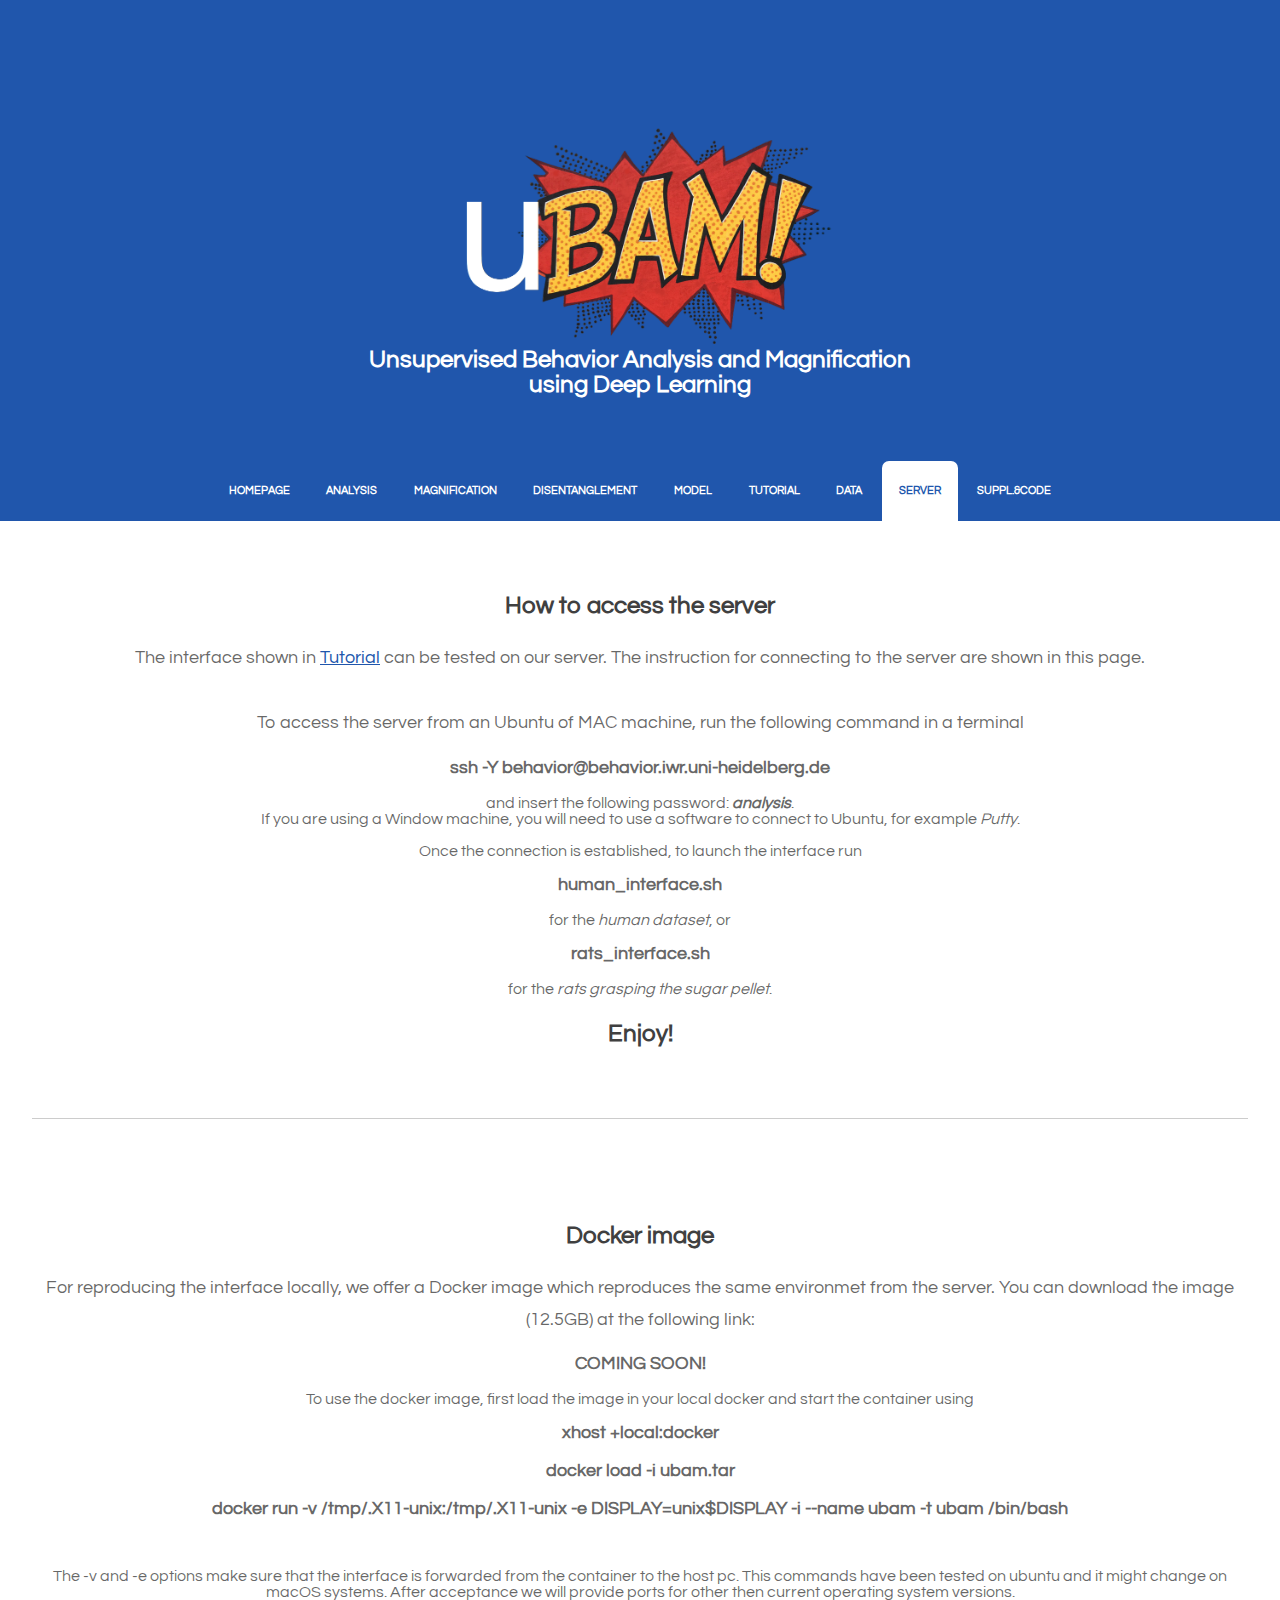
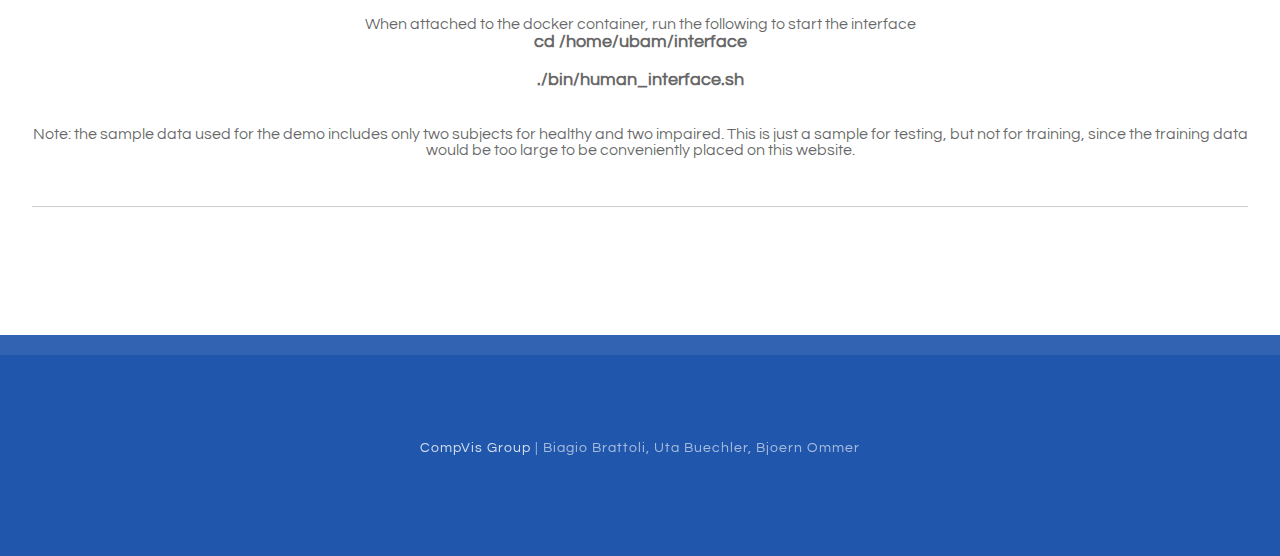
<file: access_server.html>
<!DOCTYPE html PUBLIC "-//W3C//DTD XHTML 1.0 Strict//EN" "http://www.w3.org/TR/xhtml1/DTD/xhtml1-strict.dtd">
<!--
Design by TEMPLATED
http://templated.co
Released for free under the Creative Commons Attribution License

Name       : Undeviating 
Description: A two-column, fixed-width design with dark color scheme.
Version    : 1.0
Released   : 20140322

-->
<html xmlns="http://www.w3.org/1999/xhtml">
<head>
<meta http-equiv="Content-Type" content="text/html; charset=utf-8" />
<title></title>
<meta name="keywords" content="" />
<meta name="description" content="" />
<link href="http://fonts.googleapis.com/css?family=Source+Sans+Pro:200,300,400,600,700,900|Quicksand:400,700|Questrial" rel="stylesheet" />
<link href="default.css" rel="stylesheet" type="text/css" media="all" />
<link href="fonts.css" rel="stylesheet" type="text/css" media="all" />

<!--[if IE 6]><link href="default_ie6.css" rel="stylesheet" type="text/css" /><![endif]-->

</head>
<body>
<div id="header-wrapper">
	<div id="header" class="container">
		<div id="logo">
        	<!--<span class="icon icon-cog"></span>-->
			<img width="30%" src="images/bamlogo.png">
			<br/>
			<h2><a href="#">Unsupervised Behavior Analysis and Magnification <br/>using Deep Learning</a></h2>
		</div>
		<div id="menu">
			<ul>
				<li><a href="index.html" accesskey="1" title="">Homepage</a></li>
				<li><a href="analysis.html" accesskey="2" title="">Analysis</a></li>
				<li><a href="magnification.html" accesskey="3" title="">Magnification</a></li>
				<li><a href="disentanglement.html" accesskey="4" title="">Disentanglement</a></li>
				<li><a href="model.html" accesskey="5" title="">Model</a></li>
				<li><a href="interface.html" accesskey="6" title="">Tutorial</a></li>
				<li><a href="datapage.html" accesskey="7" title="">Data</a></li>
				<li class="active"><a href="access_server.html" accesskey="8" title="">Server</a></li>
				<li><a href="supplementary.html" accesskey="9" title="">Suppl.&Code</a></li>
			</ul>
		</div>
	</div>
</div>


<div class="wrapper">
    <div id="welcome" class="container">
    
        <div id="portfolio" class="container">
            <h2>How to access the server</h2>
            <p style="font-size:18px;">
            The interface shown in <a href="interface.html" title="">Tutorial</a> can be tested on our server. The instruction for connecting to the server are shown in this page.
            </br></br>
            To access the server from an Ubuntu of MAC machine, run the following command in a terminal
            <h3 style="font-size: 18px;">
            ssh -Y behavior@behavior.iwr.uni-heidelberg.de
            </h3>
            and insert the following password: <b><i>analysis</i></b>.
            </br>
            If you are using a Window machine, you will need to use a software to connect to Ubuntu, for example <i>Putty</i>.
            </br></br>
            Once the connection is established, to launch the interface run
            </br></br>
            <h3 style="font-size: 18px;">
            human_interface.sh
            </h3>
            for the <i>human dataset</i>, or
            </br></br>
            <h3 style="font-size: 18px;">
            rats_interface.sh
            </h3>
            for the <i>rats grasping the sugar pellet</i>.
            </p>
            <h2>Enjoy!</h2>
        </div>
        
        <div id="portfolio" class="container">
	   <h2>Docker image</h2>
            <p style="font-size:18px;">
            For reproducing the interface locally, we offer a Docker image which reproduces the same environmet from the server. You can download the image (12.5GB) at the following link:

            <h3 style="font-size: 18px;">
		COMING SOON!
            </h3>
	    To use the docker image, first load the image in your local docker and start the container using
</br></br>
<h3 style="font-size: 18px;">
xhost +local:docker </br></br>
docker load -i ubam.tar </br></br>
docker run -v /tmp/.X11-unix:/tmp/.X11-unix -e DISPLAY=unix$DISPLAY -i --name ubam -t ubam /bin/bash
</h3>
</br></br>
The -v and -e options make sure that the interface is forwarded from the container to the host pc. 
This commands have been tested on ubuntu and it might change on macOS systems. 
After acceptance we will provide ports for other then current operating system versions.
</br></br>
When attached to the docker container, run the following to start the interface
<h3 style="font-size: 18px;">
cd /home/ubam/interface </br></br>
./bin/human_interface.sh</br></br>
</h3>
Note: the sample data used for the demo includes only two subjects for healthy and two impaired. 
This is just a sample for testing, but not for training, since the training data would be too large to be conveniently placed on this website.

        </div>

    </div>
</div>
<div id="copyright">
	<p><a href="https://hci.iwr.uni-heidelberg.de/compvis">CompVis Group</a>
    | Biagio Brattoli, Uta Buechler, Bjoern Ommer</p>
</div>
</body>
</html>
</file>
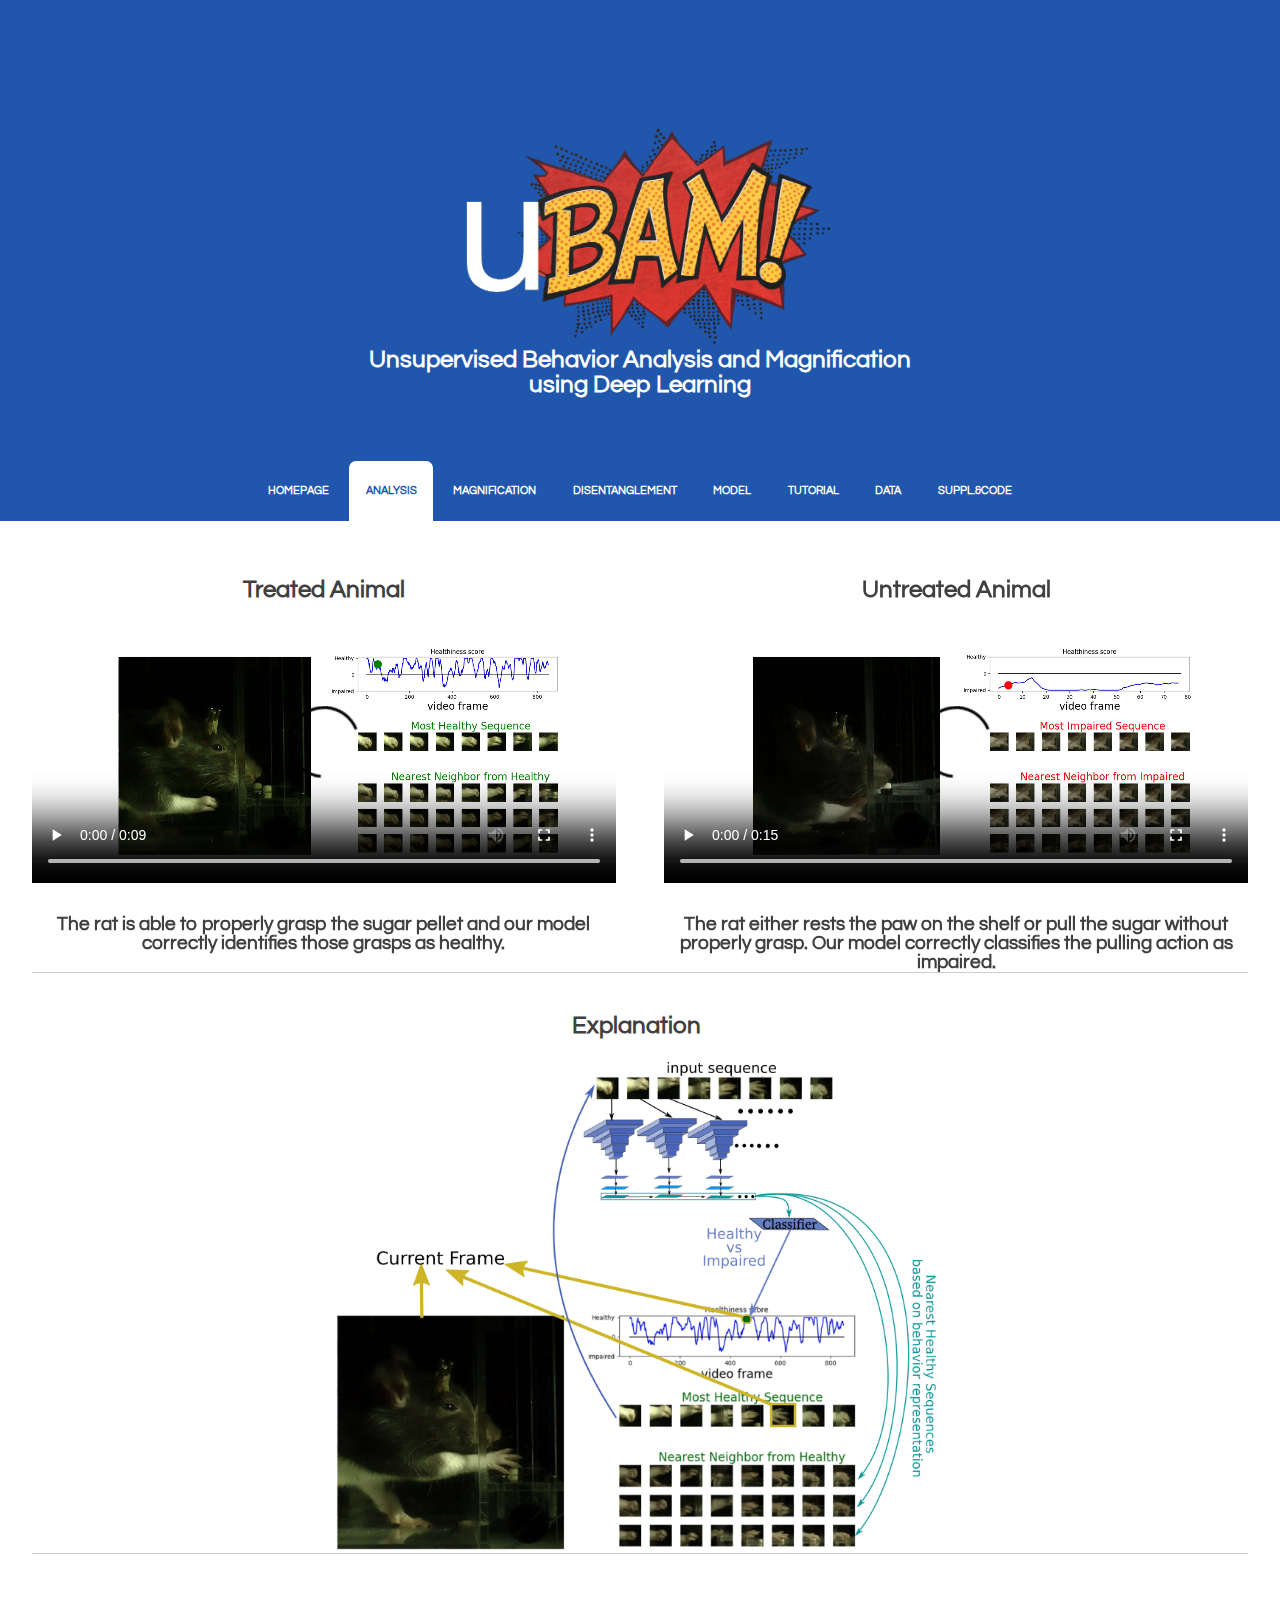
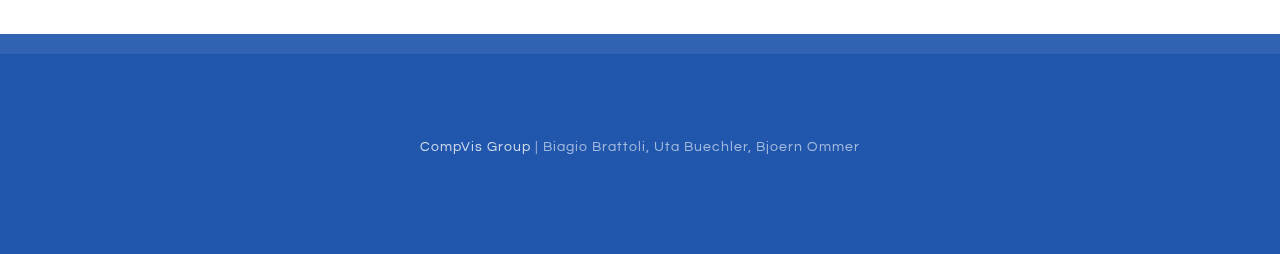
<file: analysis.html>
<!DOCTYPE html PUBLIC "-//W3C//DTD XHTML 1.0 Strict//EN" "http://www.w3.org/TR/xhtml1/DTD/xhtml1-strict.dtd">
<!--
Design by TEMPLATED
http://templated.co
Released for free under the Creative Commons Attribution License

Name       : Undeviating 
Description: A two-column, fixed-width design with dark color scheme.
Version    : 1.0
Released   : 20140322

-->
<html xmlns="http://www.w3.org/1999/xhtml">
<head>
<meta http-equiv="Content-Type" content="text/html; charset=utf-8" />
<title></title>
<meta name="keywords" content="" />
<meta name="description" content="" />
<link href="http://fonts.googleapis.com/css?family=Source+Sans+Pro:200,300,400,600,700,900|Quicksand:400,700|Questrial" rel="stylesheet" />
<link href="default.css" rel="stylesheet" type="text/css" media="all" />
<link href="fonts.css" rel="stylesheet" type="text/css" media="all" />

<!--[if IE 6]><link href="default_ie6.css" rel="stylesheet" type="text/css" /><![endif]-->

</head>
<body>
<div id="header-wrapper">
	<div id="header" class="container">
		<div id="logo">
        	<!--<span class="icon icon-cog"></span>-->
			<img width="30%" src="images/bamlogo.png">
			<br/>
			<h2><a href="#">Unsupervised Behavior Analysis and Magnification <br/>using Deep Learning</a></h2>
		</div>
		<div id="menu">
			<ul>
				<li><a href="index.html" accesskey="1" title="">Homepage</a></li>
				<li class="active"><a href="analysis.html" accesskey="2" title="">Analysis</a></li>
				<li><a href="magnification.html" accesskey="3" title="">Magnification</a></li>
				<li><a href="disentanglement.html" accesskey="4" title="">Disentanglement</a></li>
				<li><a href="model.html" accesskey="5" title="">Model</a></li>
				<li><a href="interface.html" accesskey="6" title="">Tutorial</a></li>
				<li><a href="datapage.html" accesskey="7" title="">Data</a></li>
				<li><a href="supplementary.html" accesskey="9" title="">Suppl.&Code</a></li>
			</ul>
		</div>
	</div>
</div>


<div class="wrapper">
<div id="welcome" class="container">

    <div id="two-column" class="container">
        <div id="tbox1" style="width: 48%; padding: 0 2% 0 0;">
            <h2>Treated Animal</h2>
            <a href="images/behavior/video58_lenght9.mp4">
                <video width="100%" style="max-width: 600px; padding: 0 0 5% 0;" controls="controls">
                        <source src="images/behavior/video58_lenght9.mp4" type="video/mp4">
                        Your browser does not support the video tag.
                </video>
            </a>
                <h3>The rat is able to properly grasp the sugar pellet and our model correctly identifies those grasps as healthy.</h3>
        </div>
        <div id="tbox1" style="width: 48%; padding: 0 0 0 2%;">
            <h2>Untreated Animal</h2>
            <a href="images/behavior/video41_lenght15.mp4">
                <video width="100%" style="max-width: 600px; padding: 0 0 5% 0;" controls="controls">
                        <source src="images/behavior/video41_lenght15.mp4" type="video/mp4">
                        Your browser does not support the video tag.
                </video>
            </a>
            <h3>The rat either rests the paw on the shelf or pull the sugar without properly grasp. Our model correctly classifies the pulling action as impaired.</h3>
        </div>
        
    </div>

    <div id="two-column" class="container">
        <div id="tbox1" style="width: 100%; padding: 0 25% 0 25%;">
            <h2>Explanation</h2>
            <a href="images/behavior/behavior_explain.png">
                <img width="100%" style="max-width: 1000px;" src="images/behavior/behavior_explain.png">
            </a>
        </div>
    </div>
</div>
</div>

<div id="copyright">
	<p><a href="https://hci.iwr.uni-heidelberg.de/compvis">CompVis Group</a>
    | Biagio Brattoli, Uta Buechler, Bjoern Ommer</p>
</div>
</body>
</html>
</file>
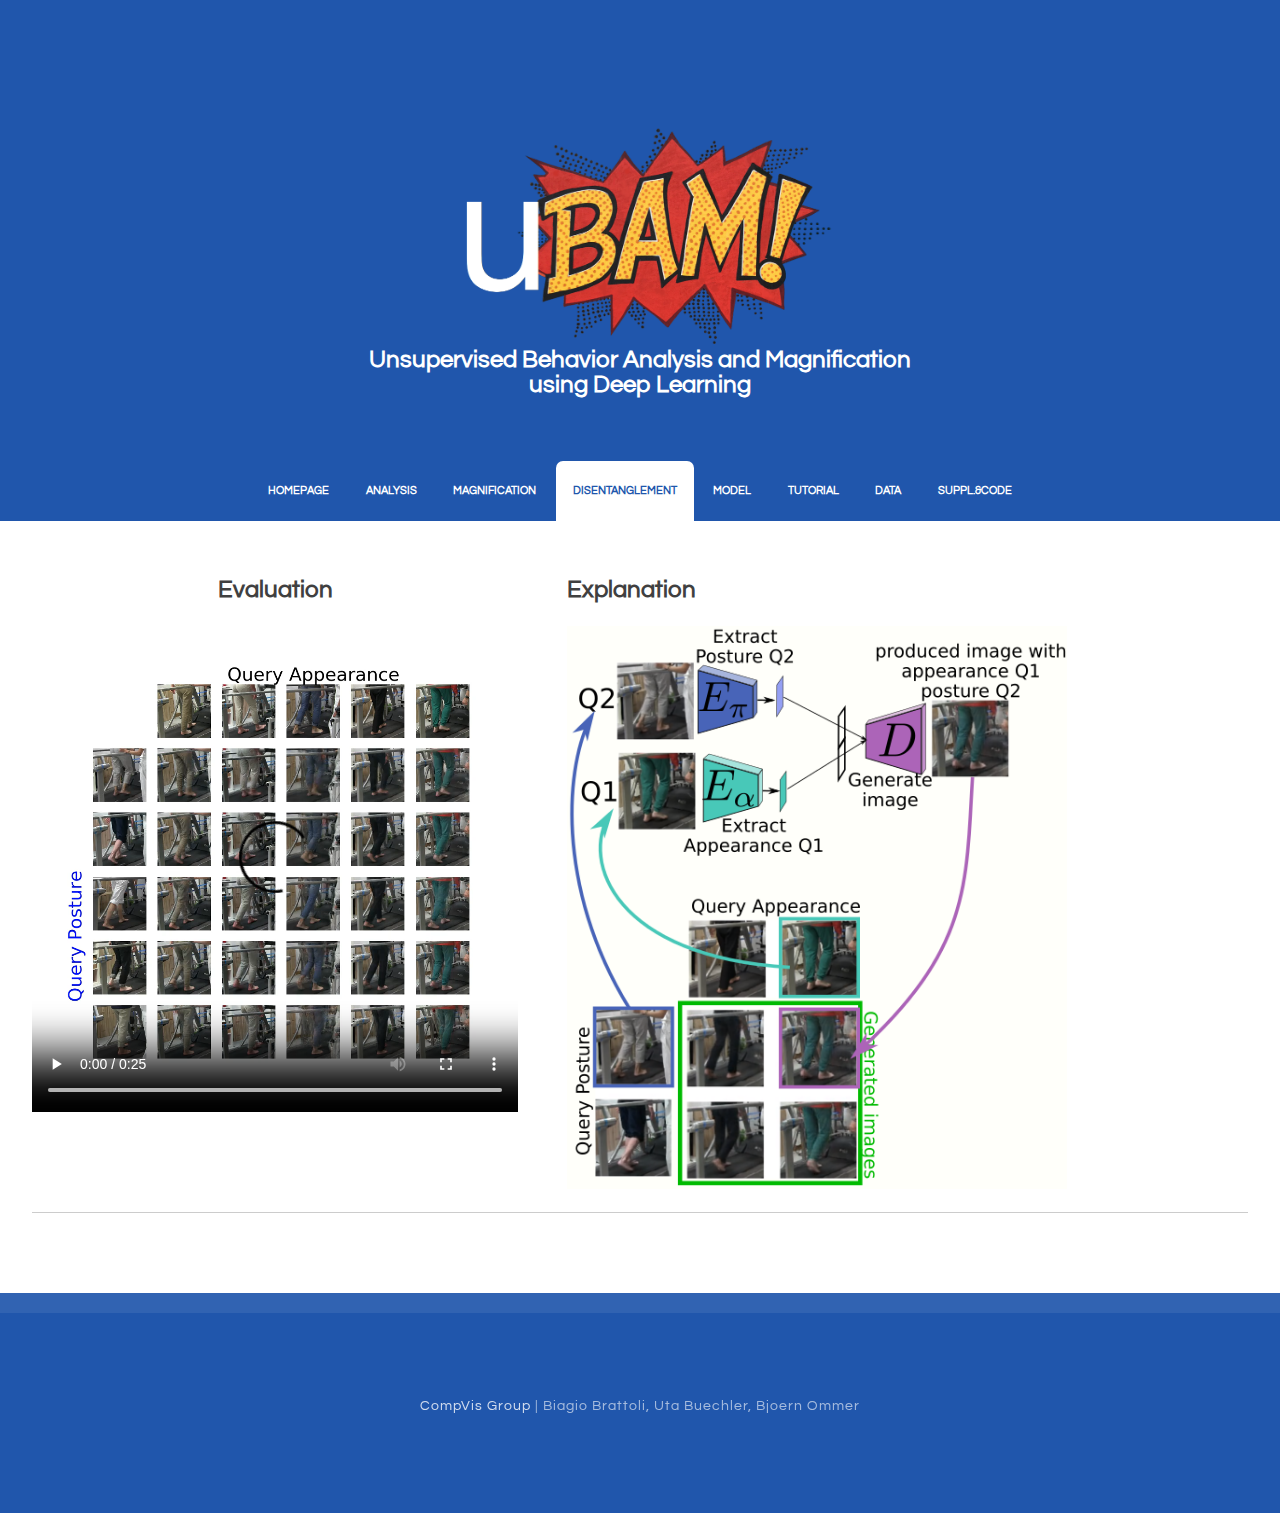
<file: disentanglement.html>
<!DOCTYPE html PUBLIC "-//W3C//DTD XHTML 1.0 Strict//EN" "http://www.w3.org/TR/xhtml1/DTD/xhtml1-strict.dtd">
<!--
Design by TEMPLATED
http://templated.co
Released for free under the Creative Commons Attribution License

Name       : Undeviating 
Description: A two-column, fixed-width design with dark color scheme.
Version    : 1.0
Released   : 20140322

-->
<html xmlns="http://www.w3.org/1999/xhtml">
<head>
<meta http-equiv="Content-Type" content="text/html; charset=utf-8" />
<title></title>
<meta name="keywords" content="" />
<meta name="description" content="" />
<link href="http://fonts.googleapis.com/css?family=Source+Sans+Pro:200,300,400,600,700,900|Quicksand:400,700|Questrial" rel="stylesheet" />
<link href="default.css" rel="stylesheet" type="text/css" media="all" />
<link href="fonts.css" rel="stylesheet" type="text/css" media="all" />

<!--[if IE 6]><link href="default_ie6.css" rel="stylesheet" type="text/css" /><![endif]-->

</head>
<body>
<div id="header-wrapper">
	<div id="header" class="container">
		<div id="logo">
        	<!--<span class="icon icon-cog"></span>-->
			<img width="30%" src="images/bamlogo.png">
			<br/>
			<h2><a href="#">Unsupervised Behavior Analysis and Magnification <br/>using Deep Learning</a></h2>
		</div>
		<div id="menu">
			<ul>
				<li><a href="index.html" accesskey="1" title="">Homepage</a></li>
				<li><a href="analysis.html" accesskey="2" title="">Analysis</a></li>
				<li><a href="magnification.html" accesskey="3" title="">Magnification</a></li>
				<li class="active"><a href="disentanglement.html" accesskey="4" title="">Disentanglement</a></li>
				<li><a href="model.html" accesskey="5" title="">Model</a></li>
				<li><a href="interface.html" accesskey="6" title="">Tutorial</a></li>
				<li><a href="datapage.html" accesskey="7" title="">Data</a></li>
				<li><a href="supplementary.html" accesskey="9" title="">Suppl.&Code</a></li>
			</ul>
		</div>
	</div>
</div>


<div class="wrapper">
<div id="welcome" class="container">

    <div id="two-column" class="container">
        <div id="tbox1">
            <h2>Evaluation</h2>
            <a href="images/disentanglement.mp4">
                <video width="100%" controls="controls">
                        <source src="images/disentanglement.mp4" type="video/mp4">
                        Your browser does not support the video tag.
                </video>
            </a>
        </div>
        <div id="tbox2">
            <h2>Explanation</h2>
            <a href="images/disentanglement_explain.png">
                <img width="100%" style="max-width: 500px;" src="images/disentanglement_explain.png">
            </a>
        </div>
    </div>

</div>
</div>

<div id="copyright">
	<p><a href="https://hci.iwr.uni-heidelberg.de/compvis">CompVis Group</a>
    | Biagio Brattoli, Uta Buechler, Bjoern Ommer</p>
</div>
</body>
</html>
</file>
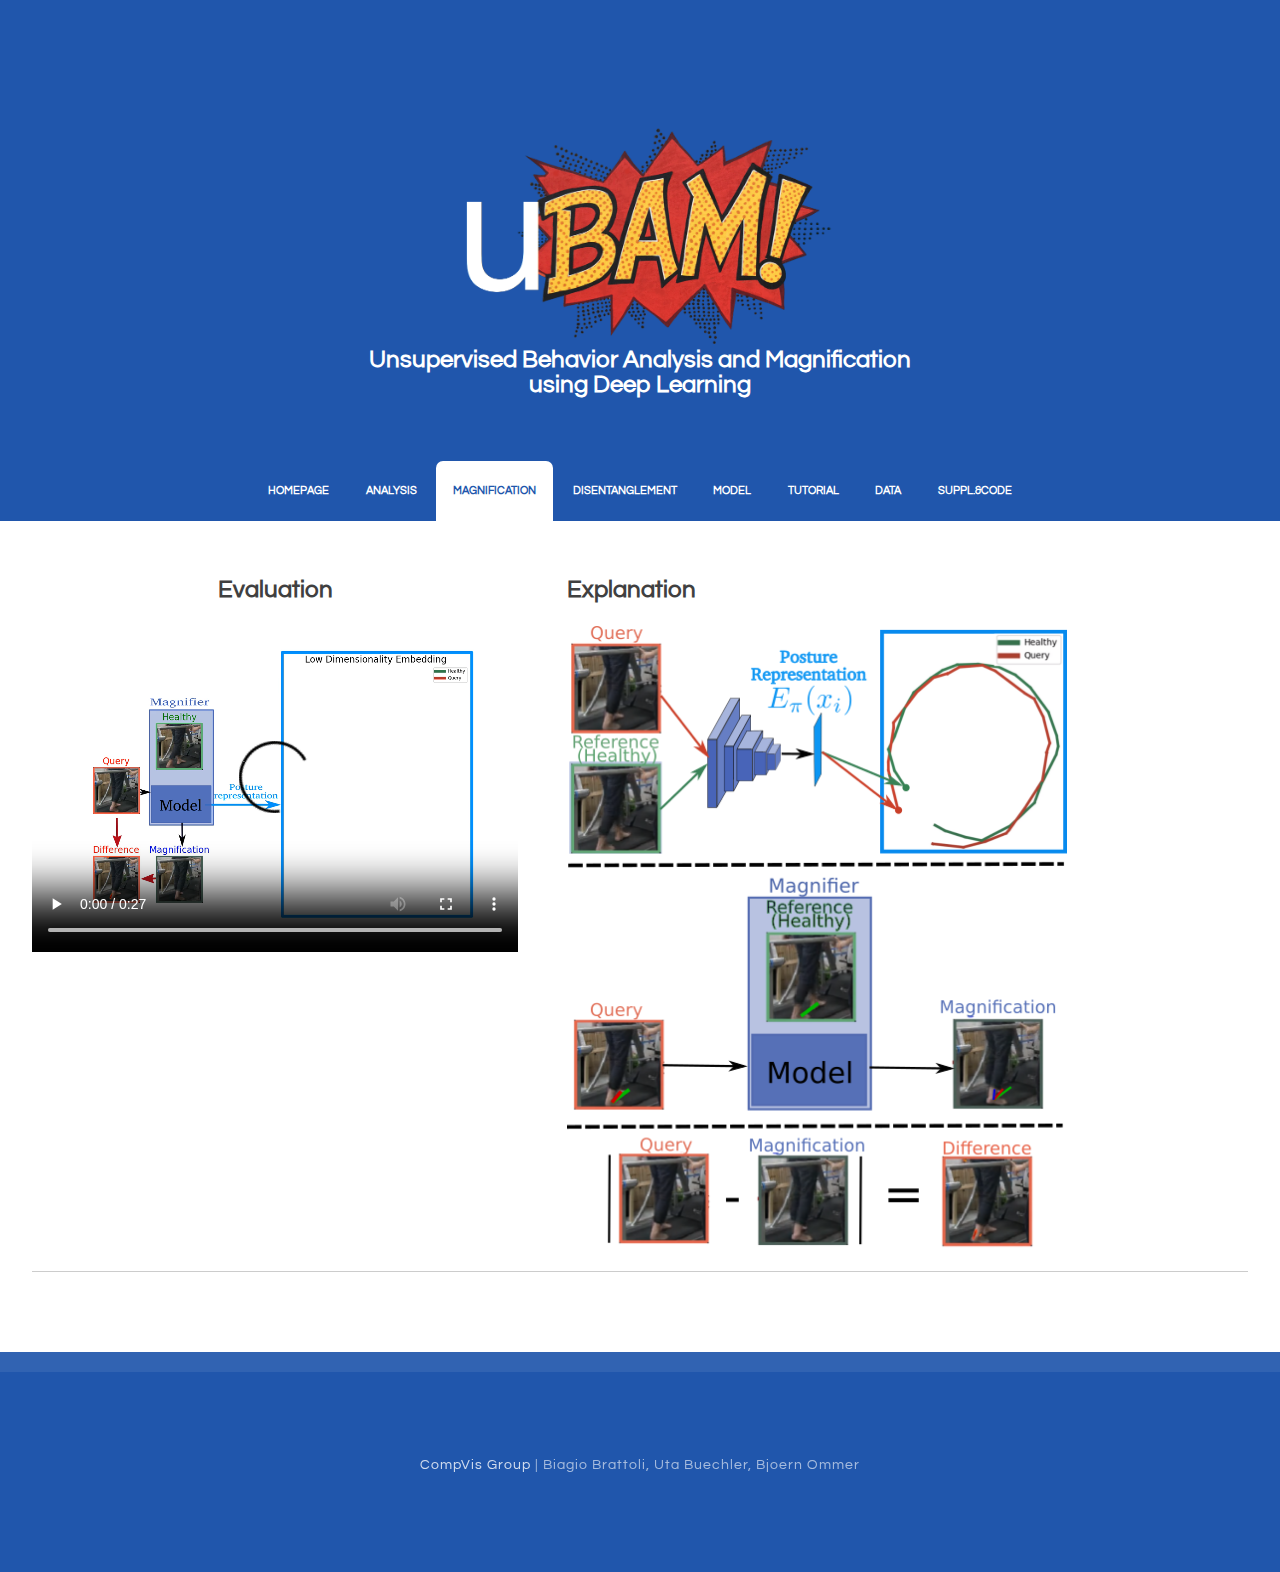
<file: magnification.html>
<!DOCTYPE html PUBLIC "-//W3C//DTD XHTML 1.0 Strict//EN" "http://www.w3.org/TR/xhtml1/DTD/xhtml1-strict.dtd">
<!--
Design by TEMPLATED
http://templated.co
Released for free under the Creative Commons Attribution License

Name       : Undeviating 
Description: A two-column, fixed-width design with dark color scheme.
Version    : 1.0
Released   : 20140322

-->
<html xmlns="http://www.w3.org/1999/xhtml">
<head>
<meta http-equiv="Content-Type" content="text/html; charset=utf-8" />
<title></title>
<meta name="keywords" content="" />
<meta name="description" content="" />
<link href="http://fonts.googleapis.com/css?family=Source+Sans+Pro:200,300,400,600,700,900|Quicksand:400,700|Questrial" rel="stylesheet" />
<link href="default.css" rel="stylesheet" type="text/css" media="all" />
<link href="fonts.css" rel="stylesheet" type="text/css" media="all" />

<!--[if IE 6]><link href="default_ie6.css" rel="stylesheet" type="text/css" /><![endif]-->

</head>
<body>
<div id="header-wrapper">
	<div id="header" class="container">
		<div id="logo">
        	<!--<span class="icon icon-cog"></span>-->
			<img width="30%" src="images/bamlogo.png">
			<br/>
			<h2><a href="#">Unsupervised Behavior Analysis and Magnification <br/>using Deep Learning</a></h2>
		</div>
		<div id="menu">
			<ul>
				<li><a href="index.html" accesskey="1" title="">Homepage</a></li>
				<li><a href="analysis.html" accesskey="2" title="">Analysis</a></li>
				<li class="active"><a href="magnification.html" accesskey="3" title="">Magnification</a></li>
				<li><a href="disentanglement.html" accesskey="4" title="">Disentanglement</a></li>
				<li><a href="model.html" accesskey="5" title="">Model</a></li>
				<li><a href="interface.html" accesskey="6" title="">Tutorial</a></li>
				<li><a href="datapage.html" accesskey="7" title="">Data</a></li>
				<li><a href="supplementary.html" accesskey="9" title="">Suppl.&Code</a></li>
			</ul>
		</div>
	</div>
</div>


<div class="wrapper">
<div id="welcome" class="container">

    <div id="two-column" class="container">
        <div id="tbox1">
            <h2>Evaluation</h2>
            <a href="images/humans_tsne_video41.mp4">
                <video width="100%" style="max-width: 600px;" controls="controls">
                        <source src="images/humans_tsne_video41.mp4" type="video/mp4">
                        Your browser does not support the video tag.
                </video>
            </a>
        </div>
        <div id="tbox2">
            <h2>Explanation</h2>
            <a href="images/magnification_explain.png">
                <img width="100%" style="max-width: 500px;" src="images/magnification_explain.png">
            </a>
        </div>
    </div>

</div>
</div>

<div id="copyright">
	<p><a href="https://hci.iwr.uni-heidelberg.de/compvis">CompVis Group</a>
    | Biagio Brattoli, Uta Buechler, Bjoern Ommer</p>
</div>
</body>
</html>
</file>
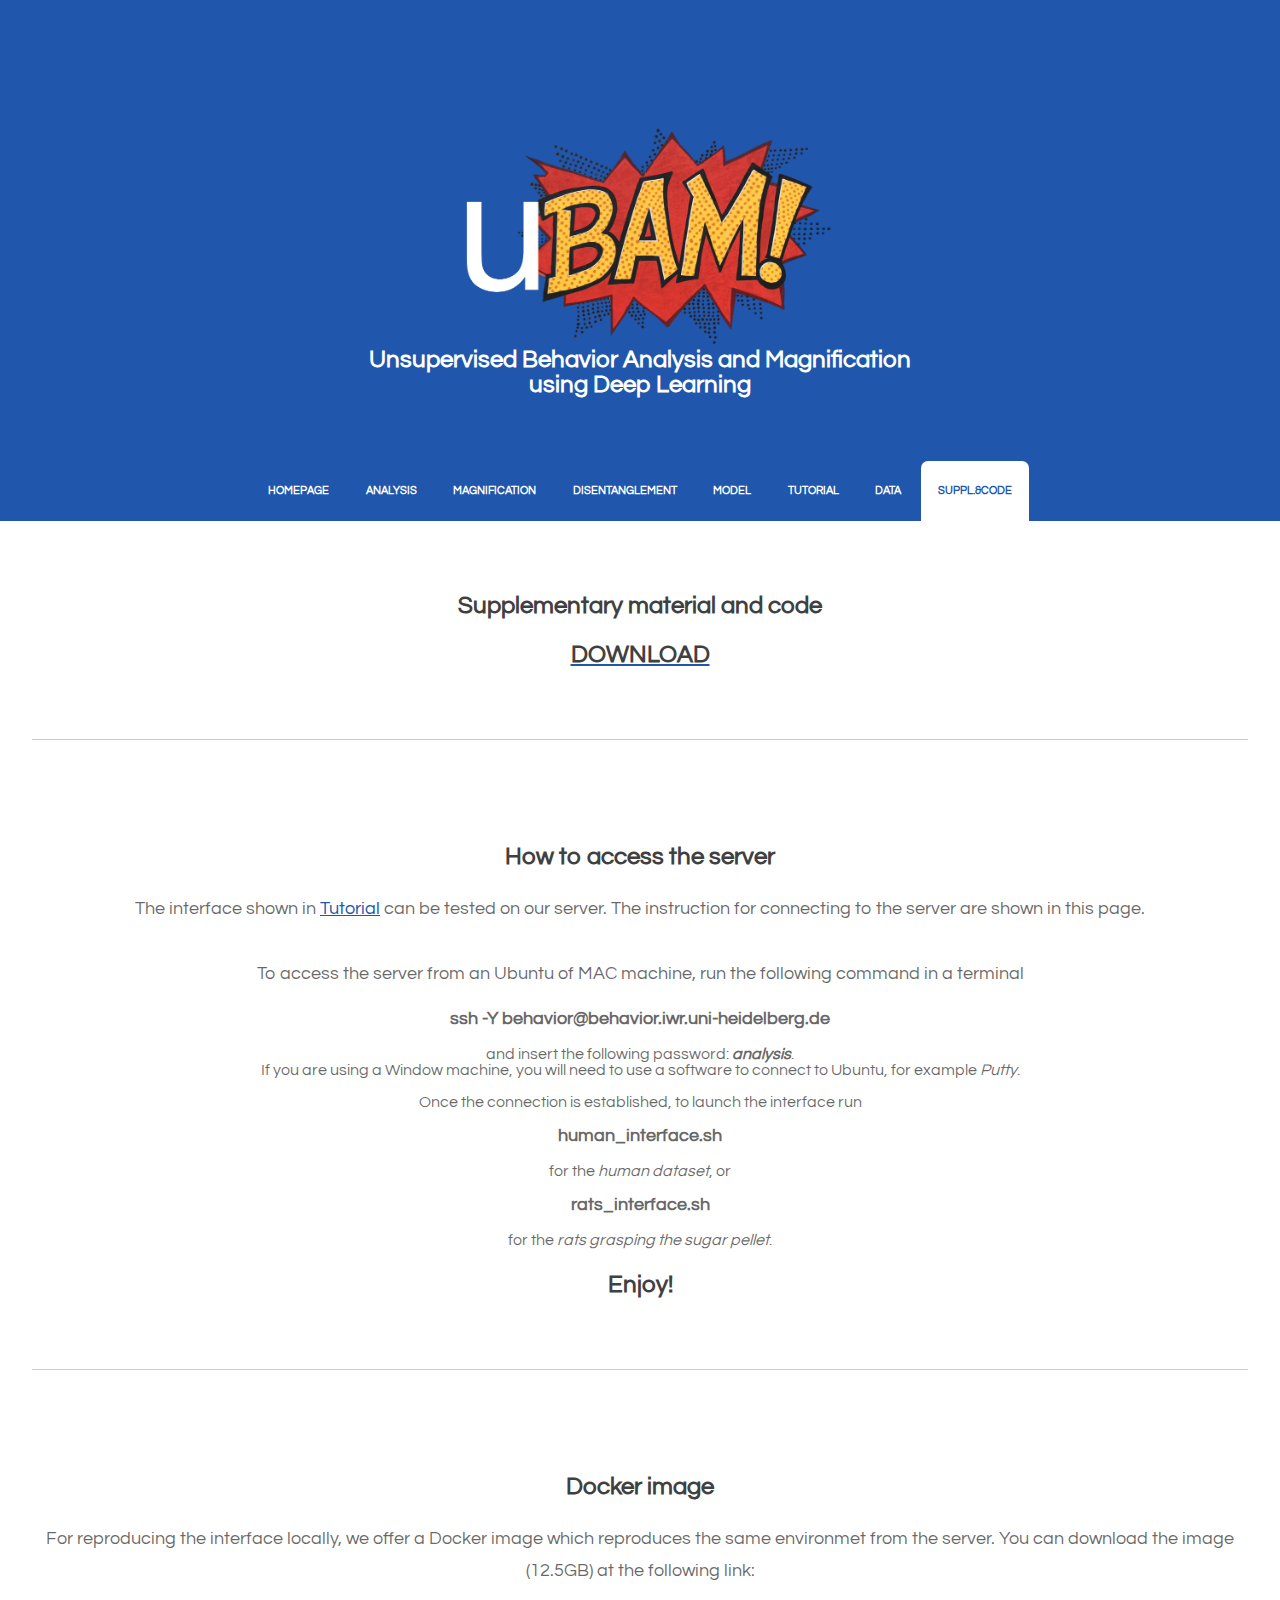
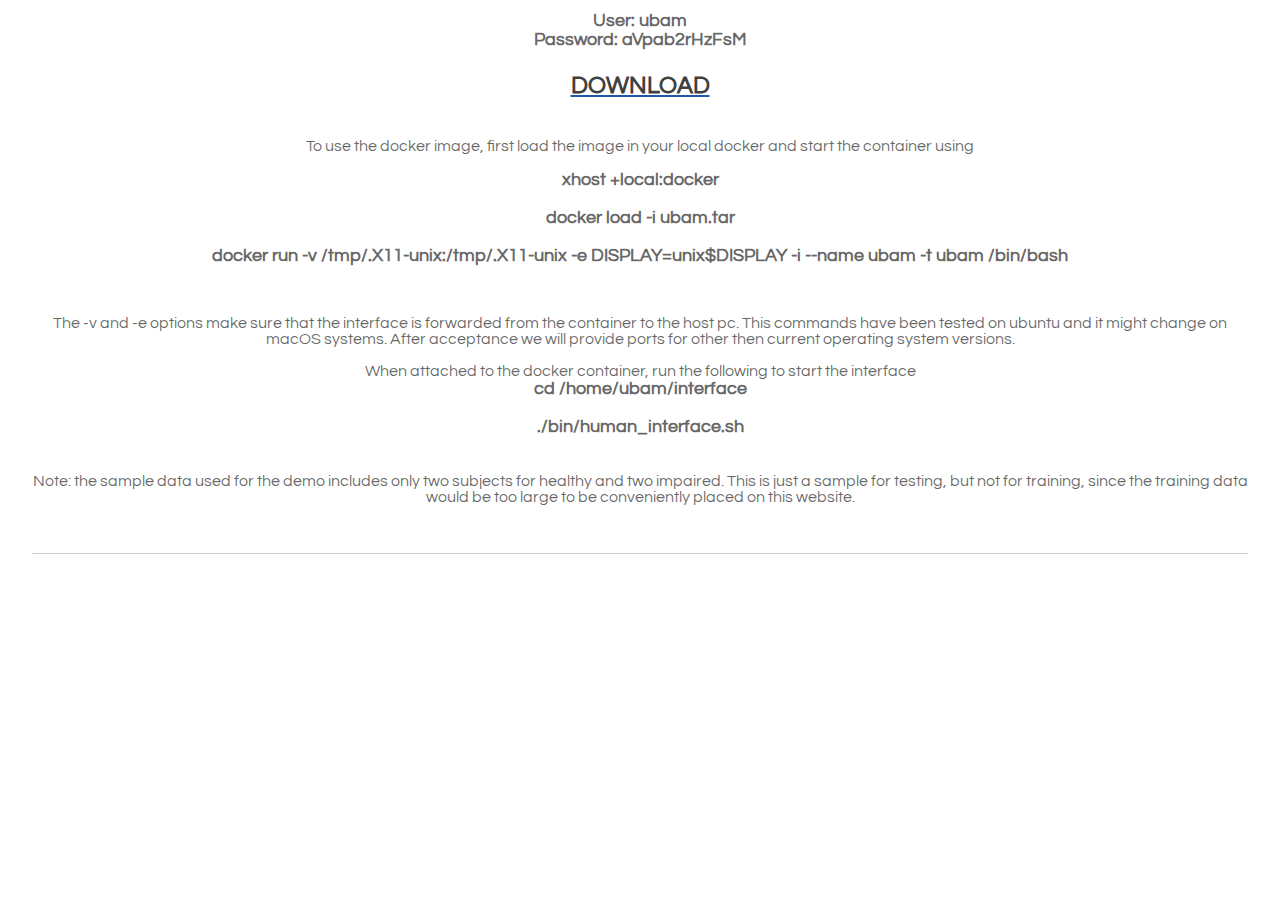
<file: supplementary.html>
<!DOCTYPE html PUBLIC "-//W3C//DTD XHTML 1.0 Strict//EN" "http://www.w3.org/TR/xhtml1/DTD/xhtml1-strict.dtd">
<!--
Design by TEMPLATED
http://templated.co
Released for free under the Creative Commons Attribution License

Name       : Undeviating 
Description: A two-column, fixed-width design with dark color scheme.
Version    : 1.0
Released   : 20140322

-->
<html xmlns="http://www.w3.org/1999/xhtml">
<head>
<meta http-equiv="Content-Type" content="text/html; charset=utf-8" />
<title></title>
<meta name="keywords" content="" />
<meta name="description" content="" />
<link href="http://fonts.googleapis.com/css?family=Source+Sans+Pro:200,300,400,600,700,900|Quicksand:400,700|Questrial" rel="stylesheet" />
<link href="default.css" rel="stylesheet" type="text/css" media="all" />
<link href="fonts.css" rel="stylesheet" type="text/css" media="all" />

<!--[if IE 6]><link href="default_ie6.css" rel="stylesheet" type="text/css" /><![endif]-->

</head>
<body>
<div id="header-wrapper">
	<div id="header" class="container">
		<div id="logo">
        	<!--<span class="icon icon-cog"></span>-->
			<img width="30%" src="images/bamlogo.png">
			<br/>
			<h2><a href="#">Unsupervised Behavior Analysis and Magnification <br/>using Deep Learning</a></h2>
		</div>
		<div id="menu">
			<ul>
				<li><a href="index.html" accesskey="1" title="">Homepage</a></li>
				<li><a href="analysis.html" accesskey="2" title="">Analysis</a></li>
				<li><a href="magnification.html" accesskey="3" title="">Magnification</a></li>
				<li><a href="disentanglement.html" accesskey="4" title="">Disentanglement</a></li>
				<li><a href="model.html" accesskey="5" title="">Model</a></li>
				<li><a href="interface.html" accesskey="6" title="">Tutorial</a></li>
				<li><a href="datapage.html" accesskey="7" title="">Data</a></li>
				<li class="active"><a href="supplementary.html" accesskey="9" title="">Suppl.&Code</a></li>
			</ul>
		</div>
	</div>
</div>

<div class="wrapper">
	
	<div id="welcome" class="container">
        <div id="portfolio" class="container">
            <h2>Supplementary material and code</h2>
            <a href="./SupplementaryFiles_Code.zip">
                <h2>DOWNLOAD</h2>
            </a>
        </div>
        <div id="portfolio" class="container">
            <h2>How to access the server</h2>
            <p style="font-size:18px;">
            The interface shown in <a href="interface.html" title="">Tutorial</a> can be tested on our server. The instruction for connecting to the server are shown in this page.
            </br></br>
            To access the server from an Ubuntu of MAC machine, run the following command in a terminal
            <h3 style="font-size: 18px;">
            ssh -Y behavior@behavior.iwr.uni-heidelberg.de
            </h3>
            and insert the following password: <b><i>analysis</i></b>.
            </br>
            If you are using a Window machine, you will need to use a software to connect to Ubuntu, for example <i>Putty</i>.
            </br></br>
            Once the connection is established, to launch the interface run
            </br></br>
            <h3 style="font-size: 18px;">
            human_interface.sh
            </h3>
            for the <i>human dataset</i>, or
            </br></br>
            <h3 style="font-size: 18px;">
            rats_interface.sh
            </h3>
            for the <i>rats grasping the sugar pellet</i>.
            </p>
            <h2>Enjoy!</h2>
        </div>
        
        <div id="portfolio" class="container">
	   <h2>Docker image</h2>
            <p style="font-size:18px;">
            For reproducing the interface locally, we offer a Docker image which reproduces the same environmet from the server. You can download the image (12.5GB) at the following link:

	    <h4 style="font-size: 18px;">
	    User: ubam  </br>
            Password: aVpab2rHzFsM
            </h4>
            <h3 style="font-size: 16px;">
		<a href="https://hci.iwr.uni-heidelberg.de/ubam/ubam.tar">
                <h2>DOWNLOAD</h2>
                </a>
            </h3>
	    To use the docker image, first load the image in your local docker and start the container using
</br></br>
<h3 style="font-size: 18px;">
xhost +local:docker </br></br>
docker load -i ubam.tar </br></br>
docker run -v /tmp/.X11-unix:/tmp/.X11-unix -e DISPLAY=unix$DISPLAY -i --name ubam -t ubam /bin/bash
</h3>
</br></br>
The -v and -e options make sure that the interface is forwarded from the container to the host pc. 
This commands have been tested on ubuntu and it might change on macOS systems. 
After acceptance we will provide ports for other then current operating system versions.
</br></br>
When attached to the docker container, run the following to start the interface
<h3 style="font-size: 18px;">
cd /home/ubam/interface </br></br>
./bin/human_interface.sh</br></br>
</h3>
Note: the sample data used for the demo includes only two subjects for healthy and two impaired. 
This is just a sample for testing, but not for training, since the training data would be too large to be conveniently placed on this website.

        </div>
</div>
<div id="copyright">
    <p><a href="https://hci.iwr.uni-heidelberg.de/compvis">CompVis Group</a>
    | Biagio Brattoli, Uta Buechler, Bjoern Ommer</p>
	<!--<p>&copy; Untitled. All rights reserved. | Photos by <a href="http://fotogrph.com/">Fotogrph</a> | Design by <a href="http://templated.co" rel="nofollow">TEMPLATED</a>.</p>-->
	<!--<ul class="contact">
		<li><a href="#" class="icon icon-twitter"><span>Twitter</span></a></li>
		<li><a href="#" class="icon icon-facebook"><span></span></a></li>
		<li><a href="#" class="icon icon-dribbble"><span>Pinterest</span></a></li>
		<li><a href="#" class="icon icon-tumblr"><span>Google+</span></a></li>
		<li><a href="#" class="icon icon-rss"><span>Pinterest</span></a></li>
	</ul>-->
</div>
</body>
</html>
</file>
<file: default.css>
html, body
	{
		/*height: 100%;*/
	}
	
	body
	{
		margin: 0px;
		padding: 0px;
		background: #2056ac;
		font-family: 'Questrial', sans-serif;
		font-size: 12pt;
		color: rgba(0,0,0,.6);
	}
	
	
	h1, h2, h3
	{
		margin: 0;
		padding: 0;
		color: #404040;
	}
	
	p, ol, ul
	{
		margin-top: 0;
	}
	
	ol, ul
	{
		padding: 0;
		list-style: none;
	}
	
	p
	{
		line-height: 180%;
	}
	
	strong
	{
	}
	
	a
	{
		color: #2056ac;
	}
	
	a:hover
	{
		text-decoration: none;
	}
	

	.container
	{
		margin: 0px auto;
		width: 100%;/*1200px;*/
	}
	

/*********************************************************************************/
/* Form Style                                                                    */
/*********************************************************************************/

		form
		{
		}
		
			form label
			{
				display: block;
				text-align: left;
				margin-bottom: 0.5em;
			}
			
			form .submit
			{
				margin-top: 2em;
				line-height: 1.5em;
				font-size: 1.3em;
			}
		
			form input.text,
			form select,
			form textarea
			{
				position: relative;
				-webkit-appearance: none;
				display: block;
				border: 0;
				background: #fff;
				background: rgba(255,255,255,0.75);
				width: 100%;
				border-radius: 0.50em;
				margin: 1em 0em;
				padding: 1.50em 1em;
				box-shadow: inset 0 0.1em 0.1em 0 rgba(0,0,0,0.05);
				border: solid 1px rgba(0,0,0,0.15);
				-moz-transition: all 0.35s ease-in-out;
				-webkit-transition: all 0.35s ease-in-out;
				-o-transition: all 0.35s ease-in-out;
				-ms-transition: all 0.35s ease-in-out;
				transition: all 0.35s ease-in-out;
				font-size: 1em;
				outline: none;
			}

				form input.text:hover,
				form select:hover,
				form textarea:hover
				{
				}

				form input.text:focus,
				form select:focus,
				form textarea:focus
				{
					box-shadow: 0 0 2px 1px #E0E0E0;
					background: #fff;
				}
				
				form textarea
				{
					min-height: 12em;
				}

				form .formerize-placeholder
				{
					color: #555 !important;
				}

				form ::-webkit-input-placeholder
				{
					color: #555 !important;
				}

				form :-moz-placeholder
				{
					color: #555 !important;
				}

				form ::-moz-placeholder
				{
					color: #555 !important;
				}

				form :-ms-input-placeholder
				{
					color: #555 !important;
				}

				form ::-moz-focus-inner
				{
					border: 0;
				}


/*********************************************************************************/
/* Image Style                                                                   */
/*********************************************************************************/

	.image
	{
		display: inline-block;
		border: 1px solid rgba(0,0,0,.1);
	}
	
	.image img
	{
		display: block;
		width: 100%;
	}
	
	.image-full
	{
		display: block;
		width: 100%;
		margin: 0 0 3em 0;
	}
	
	.image-left
	{
		float: left;
		margin: 0 2em 2em 0;
	}
	
	.image-centered
	{
		display: block;
		margin: 0 0 2em 0;
	}
	
	.image-centered img
	{
		margin: 0 auto;
		width: auto;
	}

/*********************************************************************************/
/* List Styles                                                                   */
/*********************************************************************************/

	ul.style1
	{
	}


/*********************************************************************************/
/* Social Icon Styles                                                            */
/*********************************************************************************/

	ul.contact
	{
		margin: 0;
		padding: 2em 0em 0em 0em;
		list-style: none;
	}
	
	ul.contact li
	{
		display: inline-block;
		padding: 0em 0.10em;
		font-size: 1em;
	}
	
	ul.contact li span
	{
		display: none;
		margin: 0;
		padding: 0;
	}
	
	ul.contact li a
	{
		color: #FFF;
	}
	
	ul.contact li a:before
	{
		display: inline-block;
		background: #4C93B9;
		width: 40px;
		/*height: 40px;*/
		line-height: 40px;
		text-align: center;
		color: rgba(255,255,255,1);
	}
	

/*********************************************************************************/
/* Button Style                                                                  */
/*********************************************************************************/

	.button
	{
		display: inline-block;
		margin-top: 2em;
		padding: 0.8em 2em;
		background: #64ABD1;
		line-height: 1.8em;
		letter-spacing: 1px;
		text-decoration: none;
		font-size: 1em;
		color: #FFF;
	}
	
	.button:before
	{
		display: inline-block;
		background: #8DCB89;
		margin-right: 1em;
		width: 40px;
		/*height: 40px;*/
		line-height: 40px;
		border-radius: 20px;
		text-align: center;
		color: #272925;
	}
	
	.button-small
	{
	}
		
/*********************************************************************************/
/* Heading Titles                                                                */
/*********************************************************************************/

	.title
	{
		margin-bottom: 3em;
	}
	
	.title h2
	{
		font-size: 2.8em;
	}
	
	.title .byline
	{
		font-size: 1.1em;
		color: #6F6F6F#;
	}

/*********************************************************************************/
/* Header                                                                        */
/*********************************************************************************/

	#header-wrapper
	{
		overflow:  auto;
		background: #2056ac;
	}

	#header
	{
		text-align: center;
	}

/*********************************************************************************/
/* Logo                                                                          */
/*********************************************************************************/

	#logo
	{
		padding: 8em 0em 4em 0em;
	}
	
	#logo h1
	{
		display: block;
		margin-bottom: 0.20em;
		padding: 0.20em 0.9em;
		font-size: 3.5em;
	}
	
	#logo a
	{
		text-decoration: none;
		color: #FFF;
	}
	
	#logo span
	{
		text-transform: uppercase;
		font-size: 2.90em;
		color: rgba(255,255,255,1);
	}

	#logo span a
	{
		color: rgba(255,255,255,0.8);
	}
	
	

/*********************************************************************************/
/* Menu                                                                          */
/*********************************************************************************/

	#menu
	{
		height: 60px;
	}
	
	#menu ul
	{
		display: inline-block;
		padding: 0em 2em;
		text-align: center;
	}
	
	#menu li
	{
		display: inline-block;
	}
	
	#menu li a, #menu li span
	{
		display: inline-block;
		padding: 0em 1.5em;
		text-decoration: none;
		font-size: 0.70em;
		font-weight: 600;
		text-transform: uppercase;
		line-height: 60px;
		outline: 0;
		color: #FFF;
	}
	
	#menu li:hover a, #menu li.active a, #menu li.active span
	{
		background: #FFF;
		border-radius: 7px 7px 0px 0px;
		color: #2056ac;
	}
	
	#menu .current_page_item a
	{
	}
	

/*********************************************************************************/
/* Banner                                                                        */
/*********************************************************************************/

	#banner
	{
		padding-top: 5em;
	}

/*********************************************************************************/
/* Wrapper                                                                       */
/*********************************************************************************/


	.wrapper
	{
		overflow: hidden;
		padding: 0em 0em 5em 0em;
		background: #FFF;
	}

	#wrapper1
	{
		background: #FFF;
	}

	#wrapper2
	{
		overflow: hidden;
		background: #F3F3F3;
		padding: 5em 0em;
		text-align: center;
	}

	#wrapper3
	{
	}
	
	#wrapper4
	{
	}

/*********************************************************************************/
/* Welcome                                                                       */
/*********************************************************************************/

	#welcome
	{
		overflow:  hidden;
		width: 95%;/*1000px;*/
		padding: 1em 0px 0em 0px;
		text-align: center;
	}
	
	#welcome .content
	{
		padding: 0em 8em;
	}
	
	#welcome .title h2
	{
	}
	
	#welcome a,
	#welcome strong
	{
	}

/*********************************************************************************/
/* Page                                                                          */
/*********************************************************************************/

	#page-wrapper
	{
		overflow: hidden;
		background: #2F1E28;
		padding: 3em 0em 6em 0em;
		text-align: center;
	}

	#page
	{
	}

/*********************************************************************************/
/* Content                                                                       */
/*********************************************************************************/

	#content
	{
		float: left;
		width: 60%;/*700px;*/
		padding-right: 100px;
		border-right: 1px solid rgba(0,0,0,.1);
	}

/*********************************************************************************/
/* Sidebar                                                                       */
/*********************************************************************************/

	#sidebar
	{
		float: right;
		width: 30%;/*350px;*/
	}

/*********************************************************************************/
/* Footer                                                                        */
/*********************************************************************************/

	#footer
	{
		overflow: hidden;
		padding: 5em 0em;
		background: #E3F0F7;
		text-align: center;
	}


		
	#footer .fbox1,
	#footer .fbox2,
	#footer .fbox3
	{
		float: left;
		width: 25%;/*320px;*/
		padding: 0px 40px 0px 40px;
	}
	
	#footer .icon
	{
		display: block;
		margin-bottom: 1em;
		font-size: 3em;
	}

	
	#footer .title span
	{
		color: rgba(255,255,255,0.4);
	}

/*********************************************************************************/
/* Copyright                                                                     */
/*********************************************************************************/

	#copyright
	{
		overflow: hidden;
		padding: 5em 0em;
		border-top: 20px solid rgba(255,255,255,0.08);
		text-align: center;
	}
	
	#copyright p
	{
		letter-spacing: 1px;
		font-size: 0.90em;
		color: rgba(255,255,255,0.6);
	}
	
	#copyright a
	{
		text-decoration: none;
		color: rgba(255,255,255,0.8);
	}

/*********************************************************************************/
/* Newsletter                                                                    */
/*********************************************************************************/

	#newsletter
	{
		overflow: hidden;
		padding: 8em 0em;
		background: #EDEDED;
		text-align: center;
	}
	
	#newsletter .title h2
	{
		color: rgba(0,0,0,0.8);
	}
	
	#newsletter .content
	{
		width: 600px;
		margin: 0px auto;
	}
	
/*********************************************************************************/
/* Portfolio                                                                     */
/*********************************************************************************/

	#portfolio
	{
		overflow: hidden;
        margin-bottom: 3em;
		padding-bottom: 3em;
        padding-top: 2em;
		border-bottom: 1px solid rgba(0,0,0,0.2);
	}
	
	#portfolio .box
	{
		text-align: center;
		color: rgba(0,0,0,0.5);
	}
	
	#portfolio h2
	{
        margin: 1em 0em;
		font-size: 1.5em;
		font-weight: 700;
    }
    
	#portfolio h3
	{
		display: block;
		padding-bottom: 1em;
		font-size: 1em;
		color: rgba(0,0,0,0.6);
	}

	#portfolio .title
	{
		text-align: center;
	}

	#portfolio .title h2
	{
		color: rgba(0,0,0,0.8);
	}
	/*
    #portfolio ul
    {
        font-size: 1.3em;
        padding: 120px 0px 0px 0px;
    }*/
    
	.column1,
	.column2,
	.column3,
	.column4
	{
		width: 282px;/*24%;*/
	}
	
	.column1,
	.column2,
	.column3
	{
		float: left;
		margin-right: 24px;
	}
	
	.column4
	{
		float: right;
	}

/*********************************************************************************/
/* Two Columns                                                                 */
/*********************************************************************************/

	#two-column
	{
		overflow: hidden;
		margin-top: 1em;
		/*padding-top: 1em;*/
		border-bottom: 1px solid rgba(0,0,0,0.2);
		text-align: center;
	}
	
	#two-column h2
	{
		margin: 1em 0em;
		font-size: 1.5em;
		font-weight: 700;
	}
	
	
	#two-column .icon
	{
		position: relative;
		display: block;
		margin: 0px auto 0.80em auto;
		background: none;
		line-height: 150px;
		font-size: 4em;
		width: 150px;/*13%;*/
		/*height: 150px;*/
		border-radius: 100px;
		border: 6px solid #67128F;
		text-align: center;
		color: #FFF;
	}
    
	#two-column #tbox1
	{
		float: left;
		width: 40%;/*320px;*/
		max-width: 600px;
		padding: 0px 0% 20px 0%;
	}
	
	#two-column #tbox2
	{
		float: left;
		width: 55%;/*40%;*//*320px;*/
		/*max-width: 320px;*/
		padding: 0px 0% 20px 4%;
        margin: 0px 0px 0px 0px;
        text-align: left;
	}
	
	#two-column .title
	{
		text-align: center;
	}
	
	#two-column .title h2
	{
		font-size: 1.60em;
	}
	
	#two-column .title .byline
	{
		padding-top: 0.50em;
		font-size: 0.90em;
		color: #858585;
	}

	#two-column .arrow-down
	{
		border-top-color: #292929;
	}

    #two-column #tbox2 ul
    {
        font-size: 1.3em;
        padding: 120px 0px 0px 0px;
    }
    
    #two-column #tbox2 li
    {
        margin: 20px 0px 0px 0px;
    }

/*********************************************************************************/
/* Three Columns                                                                 */
/*********************************************************************************/

	#three-column
	{
		overflow: hidden;
		margin-top: 5em;
		padding-top: 1em;
		border-top: 1px solid rgba(0,0,0,0.2);
		text-align: center;
	}
	
	#three-column h2
	{
		margin: 1em 0em;
		font-size: 1.5em;
		font-weight: 700;
	}
	
	#three-column .icon
	{
		position: relative;
		display: block;
		margin: 0px auto 0.80em auto;
		background: none;
		line-height: 150px;
		font-size: 4em;
		width: 150px;
		/*height: 150px;*/
		border-radius: 100px;
		border: 6px solid #67128F;
		text-align: center;
		color: #FFF;
		
	}
		
	#three-column #tbox1,
	#three-column #tbox2,
	#three-column #tbox3
	{
		float: left;
		width: 25%;/*320px;*/
		padding: 80px 40px 80px 40px;
	}
	
	#three-column .title
	{
		text-align: center;
	}
	
	#three-column .title h2
	{
		font-size: 1.60em;
	}
	
	#three-column .title .byline
	{
		padding-top: 0.50em;
		font-size: 0.90em;
		color: #858585;
	}

	#three-column .arrow-down
	{
		border-top-color: #292929;
	}
	
	
	ul.tools
	{
		margin: 0;
		padding: 0em 0em 0em 0em;
		list-style: none;
	}
	
	ul.tools li
	{
		display: inline-block;
		padding: 0em .2em;
		font-size: 4em;
	}
	
	ul.tools li span
	{
		display: none;
		margin: 0;
		padding: 0;
	}
	
	ul.tools li a
	{
		color: #FFF;
	}
	
	ul.tools li a:before
	{
		display: inline-block;
		background: #1ABC9C;
		width: 120px;
		/*height: 120px;*/
		border-radius: 50%;
		line-height: 120px;
		text-align: center;
		color: #FFFFFF;
	}
</file>
<file: fonts.css>
@charset 'UTF-8';

@font-face
{
	font-family: 'FontAwesome';
	src: url('fonts/fontawesome-webfont.eot?v=3.0.1');
	src: url('fonts/fontawesome-webfont.eot?#iefix&v=3.0.1') format('embedded-opentype'),
	     url('fonts/fontawesome-webfont.woff?v=3.0.1') format('woff'),
	     url('fonts/fontawesome-webfont.ttf?v=3.0.1') format('truetype'),
	     url('fonts/fontawesome-webfont.svg#FontAwesome') format('svg');
	font-weight: normal;
	font-style: normal;
}

@font-face
{
	font-family: 'Font-Awesome-Social';
	src: url('fonts/fontawesome-social-webfont.eot');
	src: url('fonts/fontawesome-social-webfont.eot?#iefix') format('embedded-opentype'),
	     url('fonts/fontawesome-social-webfont.woff') format('woff'),
		 url('fonts/fontawesome-social-webfont.ttf') format('truetype'),
		 url('fonts/fontawesome-social-webfont.svg#Font-Awesome-More') format('svg');
	font-weight: normal;
	font-style: normal;
}

/*********************************************************************************/
/* Icons                                                                         */
/*********************************************************************************/

	/*
		Powered by:
		
		Font Awesome (http://fortawesome.github.com/Font-Awesome/)
		Font Awesome More (http://gregoryloucas.github.com/Font-Awesome-More/)
	*/

	.icon
	{
		text-decoration: none;
	}

		.icon:before
		{
			font-size: 1.25em;
			text-decoration: none;
			font-family: FontAwesome;
			font-weight: normal;
			font-style: normal;
			-webkit-text-rendering: optimizeLegibility;
			-moz-text-rendering: optimizeLegibility;
			-ms-text-rendering: optimizeLegibility;
			-o-text-rendering: optimizeLegibility;
			text-rendering: optimizeLegibility;
			-webkit-font-smoothing: antialiased;
			-moz-font-smoothing: antialiased;
			-ms-font-smoothing: antialiased;
			-o-font-smoothing: antialiased;
			font-smoothing: antialiased;
			-webkit-font-feature-settings: "liga" 1, "dlig" 1;
			-moz-font-feature-settings: "liga=1, dlig=1";
			-ms-font-feature-settings: "liga" 1, "dlig" 1;
			-o-font-feature-settings: "liga" 1, "dlig" 1;
			font-feature-settings: "liga" 1, "dlig" 1;
		}

		.icon-glass:before                { content: "\f000"; }
		.icon-music:before                { content: "\f001"; }
		.icon-search:before               { content: "\f002"; }
		.icon-envelope:before             { content: "\f003"; }
		.icon-heart:before                { content: "\f004"; }
		.icon-star:before                 { content: "\f005"; }
		.icon-star-empty:before           { content: "\f006"; }
		.icon-user:before                 { content: "\f007"; }
		.icon-film:before                 { content: "\f008"; }
		.icon-th-large:before             { content: "\f009"; }
		.icon-th:before                   { content: "\f00a"; }
		.icon-th-list:before              { content: "\f00b"; }
		.icon-ok:before                   { content: "\f00c"; }
		.icon-remove:before               { content: "\f00d"; }
		.icon-zoom-in:before              { content: "\f00e"; }

		.icon-zoom-out:before             { content: "\f010"; }
		.icon-off:before                  { content: "\f011"; }
		.icon-signal:before               { content: "\f012"; }
		.icon-cog:before                  { content: "\f013"; }
		.icon-trash:before                { content: "\f014"; }
		.icon-home:before                 { content: "\f015"; }
		.icon-file:before                 { content: "\f016"; }
		.icon-time:before                 { content: "\f017"; }
		.icon-road:before                 { content: "\f018"; }
		.icon-download-alt:before         { content: "\f019"; }
		.icon-download:before             { content: "\f01a"; }
		.icon-upload:before               { content: "\f01b"; }
		.icon-inbox:before                { content: "\f01c"; }
		.icon-play-circle:before          { content: "\f01d"; }
		.icon-repeat:before               { content: "\f01e"; }

		/* \f020 doesn't work in Safari. all shifted one down */
		.icon-refresh:before              { content: "\f021"; }
		.icon-list-alt:before             { content: "\f022"; }
		.icon-lock:before                 { content: "\f023"; }
		.icon-flag:before                 { content: "\f024"; }
		.icon-headphones:before           { content: "\f025"; }
		.icon-volume-off:before           { content: "\f026"; }
		.icon-volume-down:before          { content: "\f027"; }
		.icon-volume-up:before            { content: "\f028"; }
		.icon-qrcode:before               { content: "\f029"; }
		.icon-barcode:before              { content: "\f02a"; }
		.icon-tag:before                  { content: "\f02b"; }
		.icon-tags:before                 { content: "\f02c"; }
		.icon-book:before                 { content: "\f02d"; }
		.icon-bookmark:before             { content: "\f02e"; }
		.icon-print:before                { content: "\f02f"; }

		.icon-camera:before               { content: "\f030"; }
		.icon-font:before                 { content: "\f031"; }
		.icon-bold:before                 { content: "\f032"; }
		.icon-italic:before               { content: "\f033"; }
		.icon-text-height:before          { content: "\f034"; }
		.icon-text-width:before           { content: "\f035"; }
		.icon-align-left:before           { content: "\f036"; }
		.icon-align-center:before         { content: "\f037"; }
		.icon-align-right:before          { content: "\f038"; }
		.icon-align-justify:before        { content: "\f039"; }
		.icon-list:before                 { content: "\f03a"; }
		.icon-indent-left:before          { content: "\f03b"; }
		.icon-indent-right:before         { content: "\f03c"; }
		.icon-facetime-video:before       { content: "\f03d"; }
		.icon-picture:before              { content: "\f03e"; }

		.icon-pencil:before               { content: "\f040"; }
		.icon-map-marker:before           { content: "\f041"; }
		.icon-adjust:before               { content: "\f042"; }
		.icon-tint:before                 { content: "\f043"; }
		.icon-edit:before                 { content: "\f044"; }
		.icon-share:before                { content: "\f045"; }
		.icon-check:before                { content: "\f046"; }
		.icon-move:before                 { content: "\f047"; }
		.icon-step-backward:before        { content: "\f048"; }
		.icon-fast-backward:before        { content: "\f049"; }
		.icon-backward:before             { content: "\f04a"; }
		.icon-play:before                 { content: "\f04b"; }
		.icon-pause:before                { content: "\f04c"; }
		.icon-stop:before                 { content: "\f04d"; }
		.icon-forward:before              { content: "\f04e"; }

		.icon-fast-forward:before         { content: "\f050"; }
		.icon-step-forward:before         { content: "\f051"; }
		.icon-eject:before                { content: "\f052"; }
		.icon-chevron-left:before         { content: "\f053"; }
		.icon-chevron-right:before        { content: "\f054"; }
		.icon-plus-sign:before            { content: "\f055"; }
		.icon-minus-sign:before           { content: "\f056"; }
		.icon-remove-sign:before          { content: "\f057"; }
		.icon-ok-sign:before              { content: "\f058"; }
		.icon-question-sign:before        { content: "\f059"; }
		.icon-info-sign:before            { content: "\f05a"; }
		.icon-screenshot:before           { content: "\f05b"; }
		.icon-remove-circle:before        { content: "\f05c"; }
		.icon-ok-circle:before            { content: "\f05d"; }
		.icon-ban-circle:before           { content: "\f05e"; }

		.icon-arrow-left:before           { content: "\f060"; }
		.icon-arrow-right:before          { content: "\f061"; }
		.icon-arrow-up:before             { content: "\f062"; }
		.icon-arrow-down:before           { content: "\f063"; }
		.icon-share-alt:before            { content: "\f064"; }
		.icon-resize-full:before          { content: "\f065"; }
		.icon-resize-small:before         { content: "\f066"; }
		.icon-plus:before                 { content: "\f067"; }
		.icon-minus:before                { content: "\f068"; }
		.icon-asterisk:before             { content: "\f069"; }
		.icon-exclamation-sign:before     { content: "\f06a"; }
		.icon-gift:before                 { content: "\f06b"; }
		.icon-leaf:before                 { content: "\f06c"; }
		.icon-fire:before                 { content: "\f06d"; }
		.icon-eye-open:before             { content: "\f06e"; }

		.icon-eye-close:before            { content: "\f070"; }
		.icon-warning-sign:before         { content: "\f071"; }
		.icon-plane:before                { content: "\f072"; }
		.icon-calendar:before             { content: "\f073"; }
		.icon-random:before               { content: "\f074"; }
		.icon-comment:before              { content: "\f075"; }
		.icon-magnet:before               { content: "\f076"; }
		.icon-chevron-up:before           { content: "\f077"; }
		.icon-chevron-down:before         { content: "\f078"; }
		.icon-retweet:before              { content: "\f079"; }
		.icon-shopping-cart:before        { content: "\f07a"; }
		.icon-folder-close:before         { content: "\f07b"; }
		.icon-folder-open:before          { content: "\f07c"; }
		.icon-resize-vertical:before      { content: "\f07d"; }
		.icon-resize-horizontal:before    { content: "\f07e"; }

		.icon-bar-chart:before            { content: "\f080"; }
		.icon-twitter-sign:before         { content: "\f081"; }
		.icon-facebook-sign:before        { content: "\f082"; }
		.icon-camera-retro:before         { content: "\f083"; }
		.icon-key:before                  { content: "\f084"; }
		.icon-cogs:before                 { content: "\f085"; }
		.icon-comments:before             { content: "\f086"; }
		.icon-thumbs-up:before            { content: "\f087"; }
		.icon-thumbs-down:before          { content: "\f088"; }
		.icon-star-half:before            { content: "\f089"; }
		.icon-heart-empty:before          { content: "\f08a"; }
		.icon-signout:before              { content: "\f08b"; }
		.icon-linkedin-sign:before        { content: "\f08c"; }
		.icon-pushpin:before              { content: "\f08d"; }
		.icon-external-link:before        { content: "\f08e"; }

		.icon-signin:before               { content: "\f090"; }
		.icon-trophy:before               { content: "\f091"; }
		.icon-github-sign:before          { content: "\f092"; }
		.icon-upload-alt:before           { content: "\f093"; }
		.icon-lemon:before                { content: "\f094"; }
		.icon-phone:before                { content: "\f095"; }
		.icon-check-empty:before          { content: "\f096"; }
		.icon-bookmark-empty:before       { content: "\f097"; }
		.icon-phone-sign:before           { content: "\f098"; }
		.icon-twitter:before              { content: "\f099"; }
		.icon-facebook:before             { content: "\f09a"; }
		.icon-github:before               { content: "\f09b"; }
		.icon-unlock:before               { content: "\f09c"; }
		.icon-credit-card:before          { content: "\f09d"; }
		.icon-rss:before                  { content: "\f09e"; }

		.icon-hdd:before                  { content: "\f0a0"; }
		.icon-bullhorn:before             { content: "\f0a1"; }
		.icon-bell:before                 { content: "\f0a2"; }
		.icon-certificate:before          { content: "\f0a3"; }
		.icon-hand-right:before           { content: "\f0a4"; }
		.icon-hand-left:before            { content: "\f0a5"; }
		.icon-hand-up:before              { content: "\f0a6"; }
		.icon-hand-down:before            { content: "\f0a7"; }
		.icon-circle-arrow-left:before    { content: "\f0a8"; }
		.icon-circle-arrow-right:before   { content: "\f0a9"; }
		.icon-circle-arrow-up:before      { content: "\f0aa"; }
		.icon-circle-arrow-down:before    { content: "\f0ab"; }
		.icon-globe:before                { content: "\f0ac"; }
		.icon-wrench:before               { content: "\f0ad"; }
		.icon-tasks:before                { content: "\f0ae"; }

		.icon-filter:before               { content: "\f0b0"; }
		.icon-briefcase:before            { content: "\f0b1"; }
		.icon-fullscreen:before           { content: "\f0b2"; }

		.icon-group:before                { content: "\f0c0"; }
		.icon-link:before                 { content: "\f0c1"; }
		.icon-cloud:before                { content: "\f0c2"; }
		.icon-beaker:before               { content: "\f0c3"; }
		.icon-cut:before                  { content: "\f0c4"; }
		.icon-copy:before                 { content: "\f0c5"; }
		.icon-paper-clip:before           { content: "\f0c6"; }
		.icon-save:before                 { content: "\f0c7"; }
		.icon-sign-blank:before           { content: "\f0c8"; }
		.icon-reorder:before              { content: "\f0c9"; }
		.icon-list-ul:before              { content: "\f0ca"; }
		.icon-list-ol:before              { content: "\f0cb"; }
		.icon-strikethrough:before        { content: "\f0cc"; }
		.icon-underline:before            { content: "\f0cd"; }
		.icon-table:before                { content: "\f0ce"; }

		.icon-magic:before                { content: "\f0d0"; }
		.icon-truck:before                { content: "\f0d1"; }
		.icon-pinterest:before            { content: "\f0d2"; }
		.icon-pinterest-sign:before       { content: "\f0d3"; }
		.icon-google-plus-sign:before     { content: "\f0d4"; }
		.icon-google-plus:before          { content: "\f0d5"; }
		.icon-money:before                { content: "\f0d6"; }
		.icon-caret-down:before           { content: "\f0d7"; }
		.icon-caret-up:before             { content: "\f0d8"; }
		.icon-caret-left:before           { content: "\f0d9"; }
		.icon-caret-right:before          { content: "\f0da"; }
		.icon-columns:before              { content: "\f0db"; }
		.icon-sort:before                 { content: "\f0dc"; }
		.icon-sort-down:before            { content: "\f0dd"; }
		.icon-sort-up:before              { content: "\f0de"; }

		.icon-envelope-alt:before         { content: "\f0e0"; }
		.icon-linkedin:before             { content: "\f0e1"; }
		.icon-undo:before                 { content: "\f0e2"; }
		.icon-legal:before                { content: "\f0e3"; }
		.icon-dashboard:before            { content: "\f0e4"; }
		.icon-comment-alt:before          { content: "\f0e5"; }
		.icon-comments-alt:before         { content: "\f0e6"; }
		.icon-bolt:before                 { content: "\f0e7"; }
		.icon-sitemap:before              { content: "\f0e8"; }
		.icon-umbrella:before             { content: "\f0e9"; }
		.icon-paste:before                { content: "\f0ea"; }
		.icon-lightbulb:before            { content: "\f0eb"; }
		.icon-exchange:before             { content: "\f0ec"; }
		.icon-cloud-download:before       { content: "\f0ed"; }
		.icon-cloud-upload:before         { content: "\f0ee"; }

		.icon-user-md:before              { content: "\f0f0"; }
		.icon-stethoscope:before          { content: "\f0f1"; }
		.icon-suitcase:before             { content: "\f0f2"; }
		.icon-bell-alt:before             { content: "\f0f3"; }
		.icon-coffee:before               { content: "\f0f4"; }
		.icon-food:before                 { content: "\f0f5"; }
		.icon-file-alt:before             { content: "\f0f6"; }
		.icon-building:before             { content: "\f0f7"; }
		.icon-hospital:before             { content: "\f0f8"; }
		.icon-ambulance:before            { content: "\f0f9"; }
		.icon-medkit:before               { content: "\f0fa"; }
		.icon-fighter-jet:before          { content: "\f0fb"; }
		.icon-beer:before                 { content: "\f0fc"; }
		.icon-h-sign:before               { content: "\f0fd"; }
		.icon-plus-sign-alt:before        { content: "\f0fe"; }

		.icon-double-angle-left:before    { content: "\f100"; }
		.icon-double-angle-right:before   { content: "\f101"; }
		.icon-double-angle-up:before      { content: "\f102"; }
		.icon-double-angle-down:before    { content: "\f103"; }
		.icon-angle-left:before           { content: "\f104"; }
		.icon-angle-right:before          { content: "\f105"; }
		.icon-angle-up:before             { content: "\f106"; }
		.icon-angle-down:before           { content: "\f107"; }
		.icon-desktop:before              { content: "\f108"; }
		.icon-laptop:before               { content: "\f109"; }
		.icon-tablet:before               { content: "\f10a"; }
		.icon-mobile-phone:before         { content: "\f10b"; }
		.icon-circle-blank:before         { content: "\f10c"; }
		.icon-quote-left:before           { content: "\f10d"; }
		.icon-quote-right:before          { content: "\f10e"; }

		.icon-spinner:before              { content: "\f110"; }
		.icon-circle:before               { content: "\f111"; }
		.icon-reply:before                { content: "\f112"; }
		.icon-github-alt:before           { content: "\f113"; }
		.icon-folder-close-alt:before     { content: "\f114"; }
		.icon-folder-open-alt:before      { content: "\f115"; }

		.icon-blogger-sign:before,.icon-blogger:before,.icon-delicious:before,.icon-dribbble-sign:before,.icon-dribbble:before,.icon-dropbox:before,.icon-drupal:before,.icon-evernote-sign:before,.icon-evernote:before,.icon-flickr-sign:before,.icon-flickr:before,.icon-forrst-sign:before,.icon-forrst:before,.icon-foursquare-sign:before,.icon-foursquare:before,.icon-git-fork:before,.icon-hacker-news:before,.icon-instagram:before,.icon-lastfm-sign:before,.icon-lastfm:before,.icon-paypal:before,.icon-picasa-sign:before,.icon-picasa:before,.icon-reddit:before,.icon-share-this-sign:before,.icon-share-this:before,.icon-skype:before,.icon-soundcloud:before,.icon-spotify:before,.icon-stack-overflow:before,.icon-tumblr-sign:before,.icon-tumblr:before,.icon-vimeo-sign:before,.icon-vimeo:before,.icon-wordpress-sign:before,.icon-wordpress:before,.icon-yelp-sign:before,.icon-yelp:before,.icon-youtube-sign:before,.icon-youtube:before              {font-family:'Font-Awesome-Social'; }

		.icon-dropbox:before              { content: "\f300"; }
		.icon-drupal:before               { content: "\f301"; }
		.icon-git-fork:before             { content: "\f302"; }
		.icon-instagram:before            { content: "\f303"; }
		.icon-share-this-sign:before      { content: "\f304"; }
		.icon-share-this:before           { content: "\f305"; }
		.icon-foursquare-sign:before      { content: "\f306"; }
		.icon-foursquare:before           { content: "\f307"; }
		.icon-hacker-news:before          { content: "\f308"; }
		.icon-skype:before                { content: "\f309"; }
		.icon-spotify:before              { content: "\f30a"; }
		.icon-soundcloud:before           { content: "\f30b"; }
		.icon-paypal:before               { content: "\f30c"; }
		.icon-youtube-sign:before         { content: "\f30d"; }
		.icon-youtube:before              { content: "\f30e"; }
		.icon-reddit:before               { content: "\f30f"; }
		.icon-blogger-sign:before         { content: "\f310"; }
		.icon-blogger:before              { content: "\f311"; }
		.icon-dribbble-sign:before        { content: "\f312"; }
		.icon-dribbble:before             { content: "\f313"; }
		.icon-evernote-sign:before        { content: "\f314"; }
		.icon-evernote:before             { content: "\f315"; }
		.icon-flickr-sign:before          { content: "\f316"; }
		.icon-flickr:before               { content: "\f317"; }
		.icon-forrst-sign:before          { content: "\f318"; }
		.icon-forrst:before               { content: "\f319"; }
		.icon-delicious:before            { content: "\f31a"; }
		.icon-lastfm-sign:before          { content: "\f31b"; }
		.icon-lastfm:before               { content: "\f31c"; }
		.icon-picasa-sign:before          { content: "\f31d"; }
		.icon-picasa:before               { content: "\f31e"; }
		.icon-stack-overflow:before       { content: "\f320"; }
		.icon-tumblr-sign:before          { content: "\f321"; }
		.icon-tumblr:before               { content: "\f322"; }
		.icon-vimeo-sign:before           { content: "\f323"; }
		.icon-vimeo:before                { content: "\f324"; }
		.icon-wordpress-sign:before       { content: "\f325"; }
		.icon-wordpress:before            { content: "\f326"; }
		.icon-yelp-sign:before            { content: "\f327"; }
		.icon-yelp:before                 { content: "\f328"; }
		.icon-cloud-upload:before		  { content: "\f0ee"; }
		.icon-cloud-download:before		  { content: "\f0ed"; }
</file>
